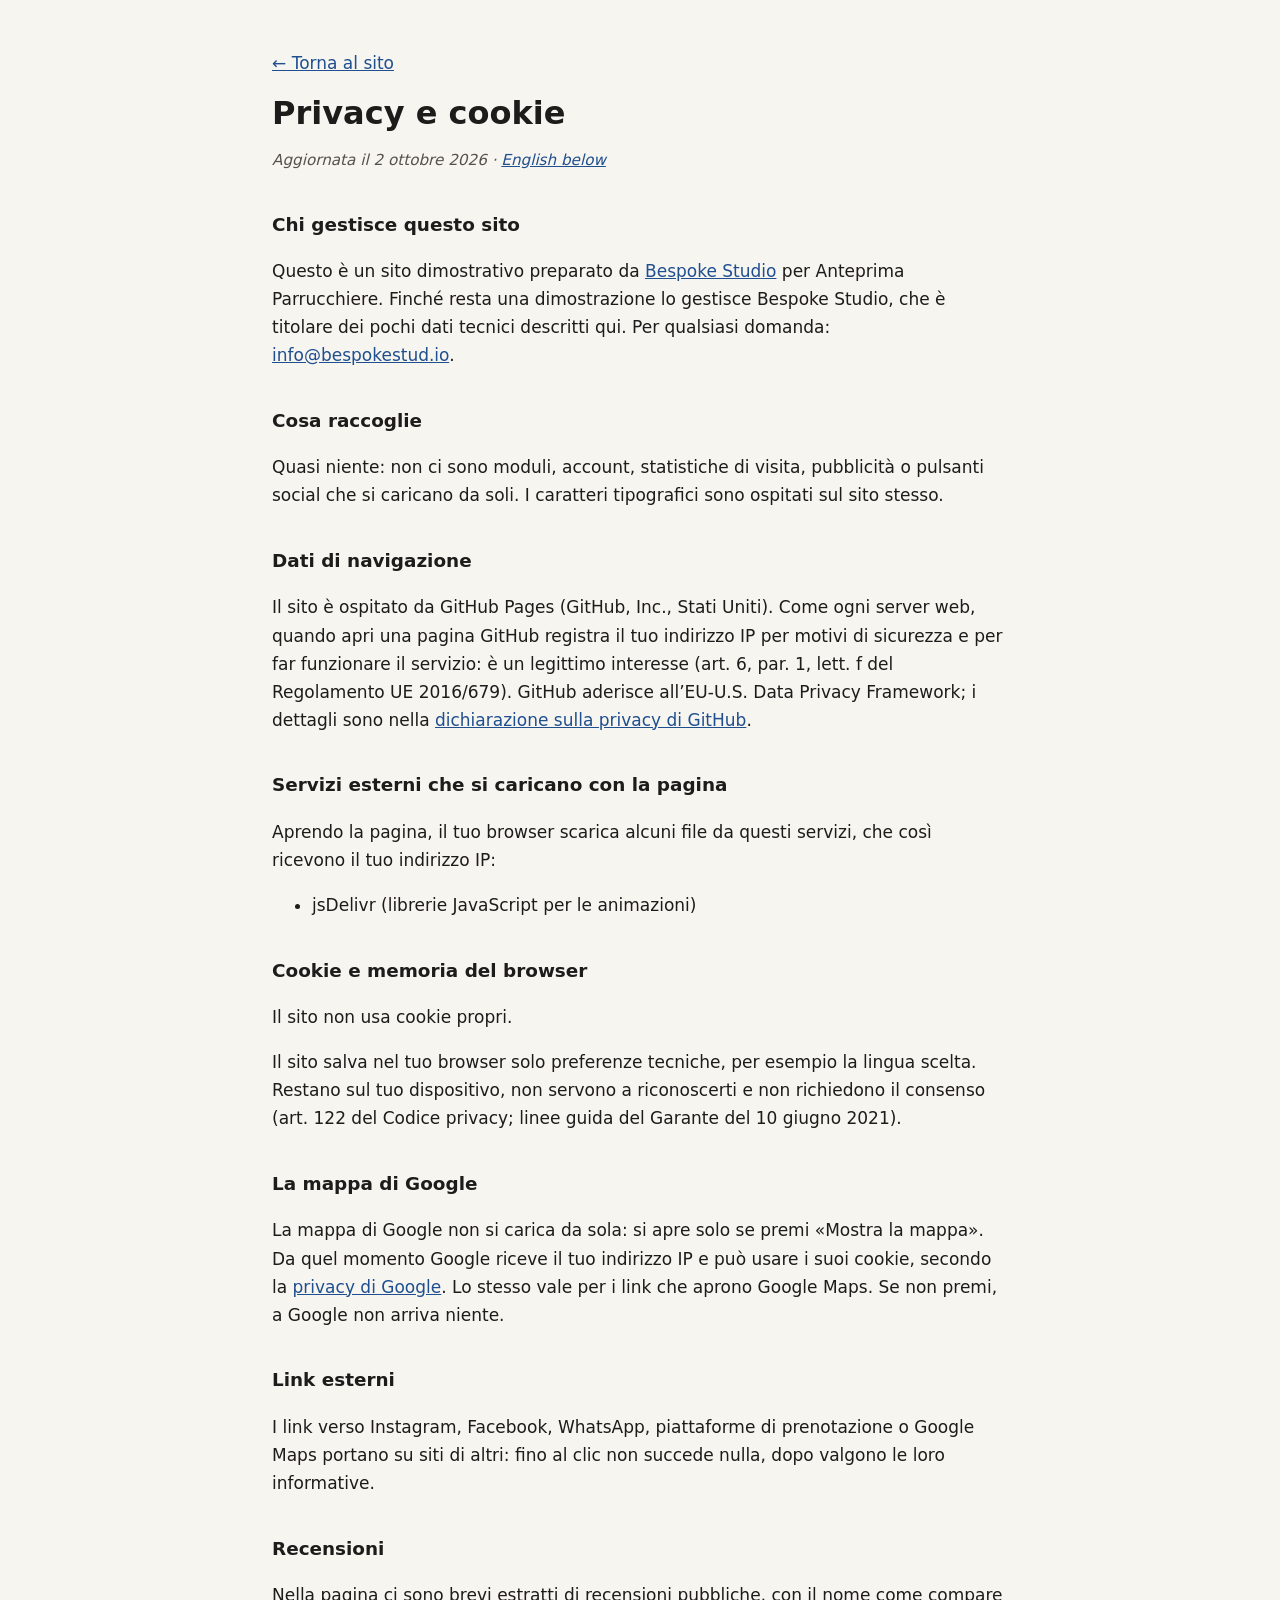
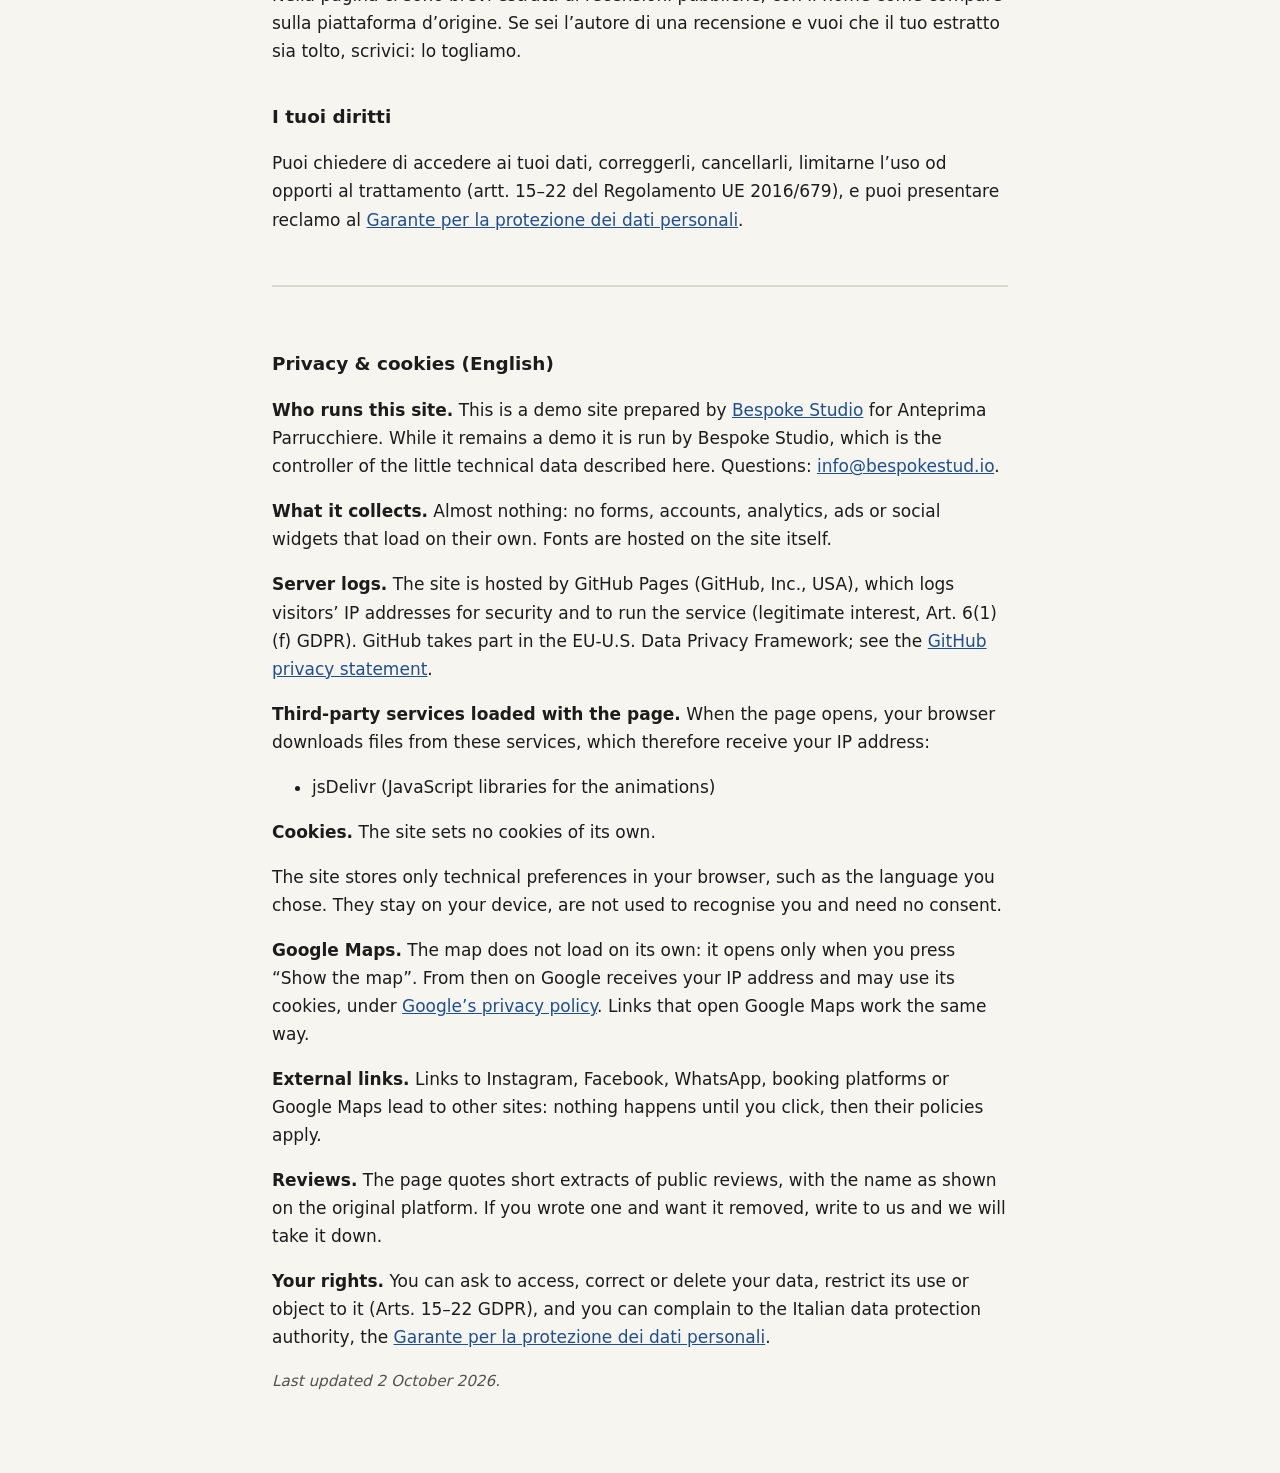
<file: privacy.html>
<!DOCTYPE html>
<html lang="it">
<head>
  <meta charset="UTF-8">
  <meta name="viewport" content="width=device-width, initial-scale=1.0">
  <meta name="robots" content="noindex">
  <title>Privacy e cookie · Anteprima Parrucchiere</title>
  <meta name="description" content="Informativa privacy e cookie del sito Anteprima Parrucchiere.">
  <style>
    body { margin: 0; background: #f7f5f0; color: #1d1c1a; font: 17px/1.65 system-ui, -apple-system, "Segoe UI", Roboto, sans-serif; }
    main { max-width: 46rem; margin: 0 auto; padding: 32px 20px 64px; }
    h1 { font-size: 2rem; line-height: 1.2; margin: 0.4em 0 0.2em; }
    h2 { font-size: 1.15rem; margin: 2em 0 0.4em; }
    a { color: #1f4f8f; }
    .data { color: #55524c; font-style: italic; font-size: 0.95rem; }
    .en { margin-top: 3em; padding-top: 1.5em; border-top: 2px solid #ddd8cc; }
    code { font-size: 0.9em; background: #ebe7dc; padding: 0 4px; border-radius: 3px; }
  </style>
</head>
<body>
<main>
  <p><a href="index.html">← Torna al sito</a></p>
  <h1>Privacy e cookie</h1>
  <p class="data">Aggiornata il 2 ottobre 2026 · <a href="#english" lang="en">English below</a></p>
  <h2>Chi gestisce questo sito</h2>
  <p>Questo è un sito dimostrativo preparato da <a href="https://bespokestud.io" rel="noopener">Bespoke Studio</a> per Anteprima Parrucchiere. Finché resta una dimostrazione lo gestisce Bespoke Studio, che è titolare dei pochi dati tecnici descritti qui. Per qualsiasi domanda: <a href="mailto:info@bespokestud.io">info@bespokestud.io</a>.</p>
  <h2>Cosa raccoglie</h2>
  <p>Quasi niente: non ci sono moduli, account, statistiche di visita, pubblicità o pulsanti social che si caricano da soli. I caratteri tipografici sono ospitati sul sito stesso.</p>
  <h2>Dati di navigazione</h2>
  <p>Il sito è ospitato da GitHub Pages (GitHub, Inc., Stati Uniti). Come ogni server web, quando apri una pagina GitHub registra il tuo indirizzo IP per motivi di sicurezza e per far funzionare il servizio: è un legittimo interesse (art. 6, par. 1, lett. f del Regolamento UE 2016/679). GitHub aderisce all’EU-U.S. Data Privacy Framework; i dettagli sono nella <a href="https://docs.github.com/site-policy/privacy-policies/github-general-privacy-statement" rel="noopener">dichiarazione sulla privacy di GitHub</a>.</p>
  <h2>Servizi esterni che si caricano con la pagina</h2>
  <p>Aprendo la pagina, il tuo browser scarica alcuni file da questi servizi, che così ricevono il tuo indirizzo IP:</p>
  <ul><li>jsDelivr (librerie JavaScript per le animazioni)</li></ul>
  <h2>Cookie e memoria del browser</h2>
  <p>Il sito non usa cookie propri.</p>
  <p>Il sito salva nel tuo browser solo preferenze tecniche, per esempio la lingua scelta. Restano sul tuo dispositivo, non servono a riconoscerti e non richiedono il consenso (art. 122 del Codice privacy; linee guida del Garante del 10 giugno 2021).</p>
  <h2>La mappa di Google</h2>
  <p>La mappa di Google non si carica da sola: si apre solo se premi «Mostra la mappa». Da quel momento Google riceve il tuo indirizzo IP e può usare i suoi cookie, secondo la <a href="https://policies.google.com/privacy?hl=it" rel="noopener">privacy di Google</a>. Lo stesso vale per i link che aprono Google Maps. Se non premi, a Google non arriva niente.</p>
  <h2>Link esterni</h2>
  <p>I link verso Instagram, Facebook, WhatsApp, piattaforme di prenotazione o Google Maps portano su siti di altri: fino al clic non succede nulla, dopo valgono le loro informative.</p>
  <h2>Recensioni</h2>
  <p>Nella pagina ci sono brevi estratti di recensioni pubbliche, con il nome come compare sulla piattaforma d’origine. Se sei l’autore di una recensione e vuoi che il tuo estratto sia tolto, scrivici: lo togliamo.</p>
  <h2>I tuoi diritti</h2>
  <p>Puoi chiedere di accedere ai tuoi dati, correggerli, cancellarli, limitarne l’uso od opporti al trattamento (artt. 15–22 del Regolamento UE 2016/679), e puoi presentare reclamo al <a href="https://www.garanteprivacy.it" rel="noopener">Garante per la protezione dei dati personali</a>.</p>
  <div class="en" id="english" lang="en">
    <h2>Privacy &amp; cookies (English)</h2>
    <p><strong>Who runs this site.</strong> This is a demo site prepared by <a href="https://bespokestud.io" rel="noopener">Bespoke Studio</a> for Anteprima Parrucchiere. While it remains a demo it is run by Bespoke Studio, which is the controller of the little technical data described here. Questions: <a href="mailto:info@bespokestud.io">info@bespokestud.io</a>.</p>
    <p><strong>What it collects.</strong> Almost nothing: no forms, accounts, analytics, ads or social widgets that load on their own. Fonts are hosted on the site itself.</p>
    <p><strong>Server logs.</strong> The site is hosted by GitHub Pages (GitHub, Inc., USA), which logs visitors’ IP addresses for security and to run the service (legitimate interest, Art. 6(1)(f) GDPR). GitHub takes part in the EU-U.S. Data Privacy Framework; see the <a href="https://docs.github.com/site-policy/privacy-policies/github-general-privacy-statement" rel="noopener">GitHub privacy statement</a>.</p>
    <p><strong>Third-party services loaded with the page.</strong> When the page opens, your browser downloads files from these services, which therefore receive your IP address:</p><ul><li>jsDelivr (JavaScript libraries for the animations)</li></ul>
    <p><strong>Cookies.</strong> The site sets no cookies of its own.</p>
    <p>The site stores only technical preferences in your browser, such as the language you chose. They stay on your device, are not used to recognise you and need no consent.</p>
    <p><strong>Google Maps.</strong> The map does not load on its own: it opens only when you press “Show the map”. From then on Google receives your IP address and may use its cookies, under <a href="https://policies.google.com/privacy?hl=en" rel="noopener">Google’s privacy policy</a>. Links that open Google Maps work the same way.</p>
    <p><strong>External links.</strong> Links to Instagram, Facebook, WhatsApp, booking platforms or Google Maps lead to other sites: nothing happens until you click, then their policies apply.</p>
    <p><strong>Reviews.</strong> The page quotes short extracts of public reviews, with the name as shown on the original platform. If you wrote one and want it removed, write to us and we will take it down.</p>
    <p><strong>Your rights.</strong> You can ask to access, correct or delete your data, restrict its use or object to it (Arts. 15–22 GDPR), and you can complain to the Italian data protection authority, the <a href="https://www.garanteprivacy.it" rel="noopener">Garante per la protezione dei dati personali</a>.</p>
    <p class="data">Last updated 2 October 2026.</p>
  </div>
</main>
</body>
</html>
</file>
